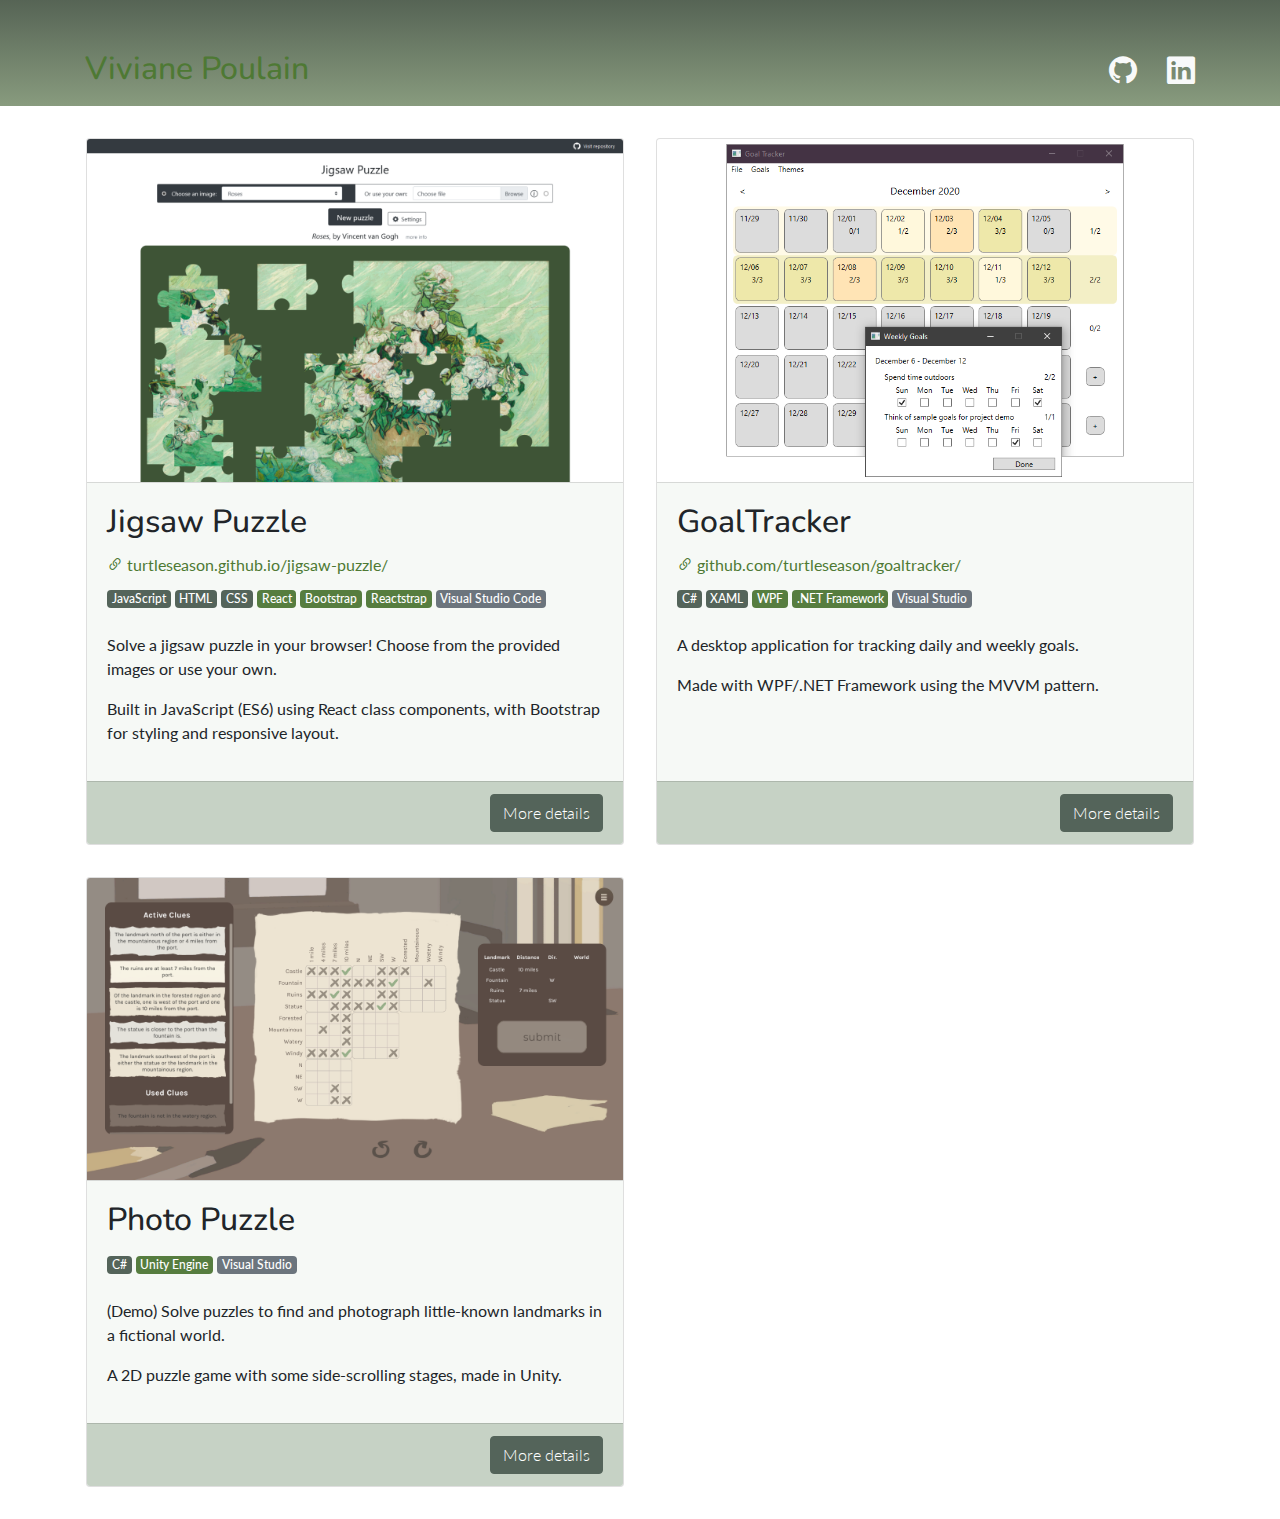
<file: index.html>
<!doctype html>
<html lang="en">
    <head>
        <meta charset="utf-8">
        <meta name="viewport" content="width=device-width, initial-scale=1">
        
        <link rel="preconnect" href="https://fonts.gstatic.com">
        <link rel="stylesheet" href="https://fonts.googleapis.com/css2?family=Lato:wght@300;400&family=Nunito:wght@200&display=swap"> 
        <link rel="stylesheet" href="./css/bootstrap.min.css">
        <link rel="stylesheet" href="./css/bootstrap-icons.css">
        <link rel="stylesheet" href="./css/style.css">
        
        <title>Viviane Poulain</title>
    </head>
    
    <body>
        <header class="container-fluid p-0">
            <div class="container pt-5 pb-3">            
                <div class="row align-items-center">
                    <h1 class="col m-0"><a href="./index.html">Viviane Poulain</a></h1>
                    <a class="col-auto text-light" href="https://github.com/turtleseason/" rel="external noopener">
                        <i class="bi-github" title="Github"></i><span class="sr-only">Github</span>
                    </a>
                    <a class="col-auto text-light" href="https://www.linkedin.com/in/viviane-p-805808151" rel="external noopener">
                        <i class="bi-linkedin" title="LinkedIn"></i><span class="sr-only">LinkedIn</span>
                    </a>
                </div>
            </div>
        </header>

        <main class="container">
            <div class="row row-cols-1 row-cols-md-2 py-3">
                <article class="col p-3">
                    <div class="card h-100">
                        <a href="projects/jigsaw-puzzle.html">
                            <img class="card-img-top" src="img/jigsaw-screenshot.png" alt="Click for Jigsaw Puzzle project details">
                        </a>
                        <div class="card-body">
                            <h2 class="card-title">Jigsaw Puzzle</h2>
                            <p class="mb-2"><a href="https://turtleseason.github.io/jigsaw-puzzle/"><i class="bi-link-45deg mr-1"></i>turtleseason.github.io/jigsaw-puzzle/</a></p>
                            <p class="mb-4">
                                <span class="badge badge-language">JavaScript</span>
                                <span class="badge badge-language">HTML</span>
                                <span class="badge badge-language">CSS</span>
                                <span class="badge badge-framework">React</span>
                                <span class="badge badge-framework">Bootstrap</span>
                                <span class="badge badge-framework">Reactstrap</span>
                                <span class="badge badge-tool">Visual Studio Code</span>
                            </p>
                            <p>Solve a jigsaw puzzle in your browser! Choose from the provided images or use your own.</p>
                            <p>Built in JavaScript (ES6) using React class components, with Bootstrap for styling and responsive layout.</p>
                        </div>
                        <div class="card-footer text-right">
                            <a class="btn btn-dark" href="projects/jigsaw-puzzle.html">More details</a>
                        </div>
                    </div>
                </article>

                <article class="col p-3">
                    <div class="card h-100">
                        <a href="projects/goaltracker.html">
                            <img src="img/goaltracker-screenshot2.png" class="card-img-top" alt="Click for GoalTracker project details">
                        </a>
                        <div class="card-body">
                            <h2 class="card-title">GoalTracker</h2>
                            <p class="mb-2"><a href="https://github.com/turtleseason/goaltracker/" rel="external noopener"><i class="bi-link-45deg mr-1"></i>github.com/turtleseason/goaltracker/</a></p>
                            <p class="mb-4">
                                <span class="badge badge-language">C#</span>
                                <span class="badge badge-language">XAML</span>
                                <span class="badge badge-framework">WPF</span>
                                <span class="badge badge-framework">.NET Framework</span>
                                <span class="badge badge-tool">Visual Studio</span>
                            </p>
                            <p>A desktop application for tracking daily and weekly goals.</p>
                            <p>Made with WPF/.NET Framework using the MVVM pattern.</p>
                        </div>
                        <div class="card-footer text-right">
                            <a class="btn btn-dark" href="projects/goaltracker.html">More details</a>
                        </div>
                    </div>
                </article>

                <article class="col p-3">
                    <div class="card h-100">
                        <a href="projects/photo-puzzle.html">
                            <img src="img/photopuzzle-puzzle.png" width="480px" class="card-img-top" alt="Click for Photo Puzzle project details">
                        </a>
                        <div class="card-body">
                            <h2 class="card-title">Photo Puzzle</h2>
                            <p class="mb-4">
                                <span class="badge badge-language">C#</span>
                                <span class="badge badge-framework">Unity Engine</span>
                                <span class="badge badge-tool">Visual Studio</span>
                            </p>
                            <p>(Demo) Solve puzzles to find and photograph little-known landmarks in a fictional world.</p>
                            <p>A 2D puzzle game with some side-scrolling stages, made in Unity.</p>
                        </div>
                        <div class="card-footer text-right">
                            <a class="btn btn-dark" href="projects/photo-puzzle.html">More details</a>
                        </div>
                    </div>
                </article>
            </div>
        </main>
    </body>
</html>
</file>
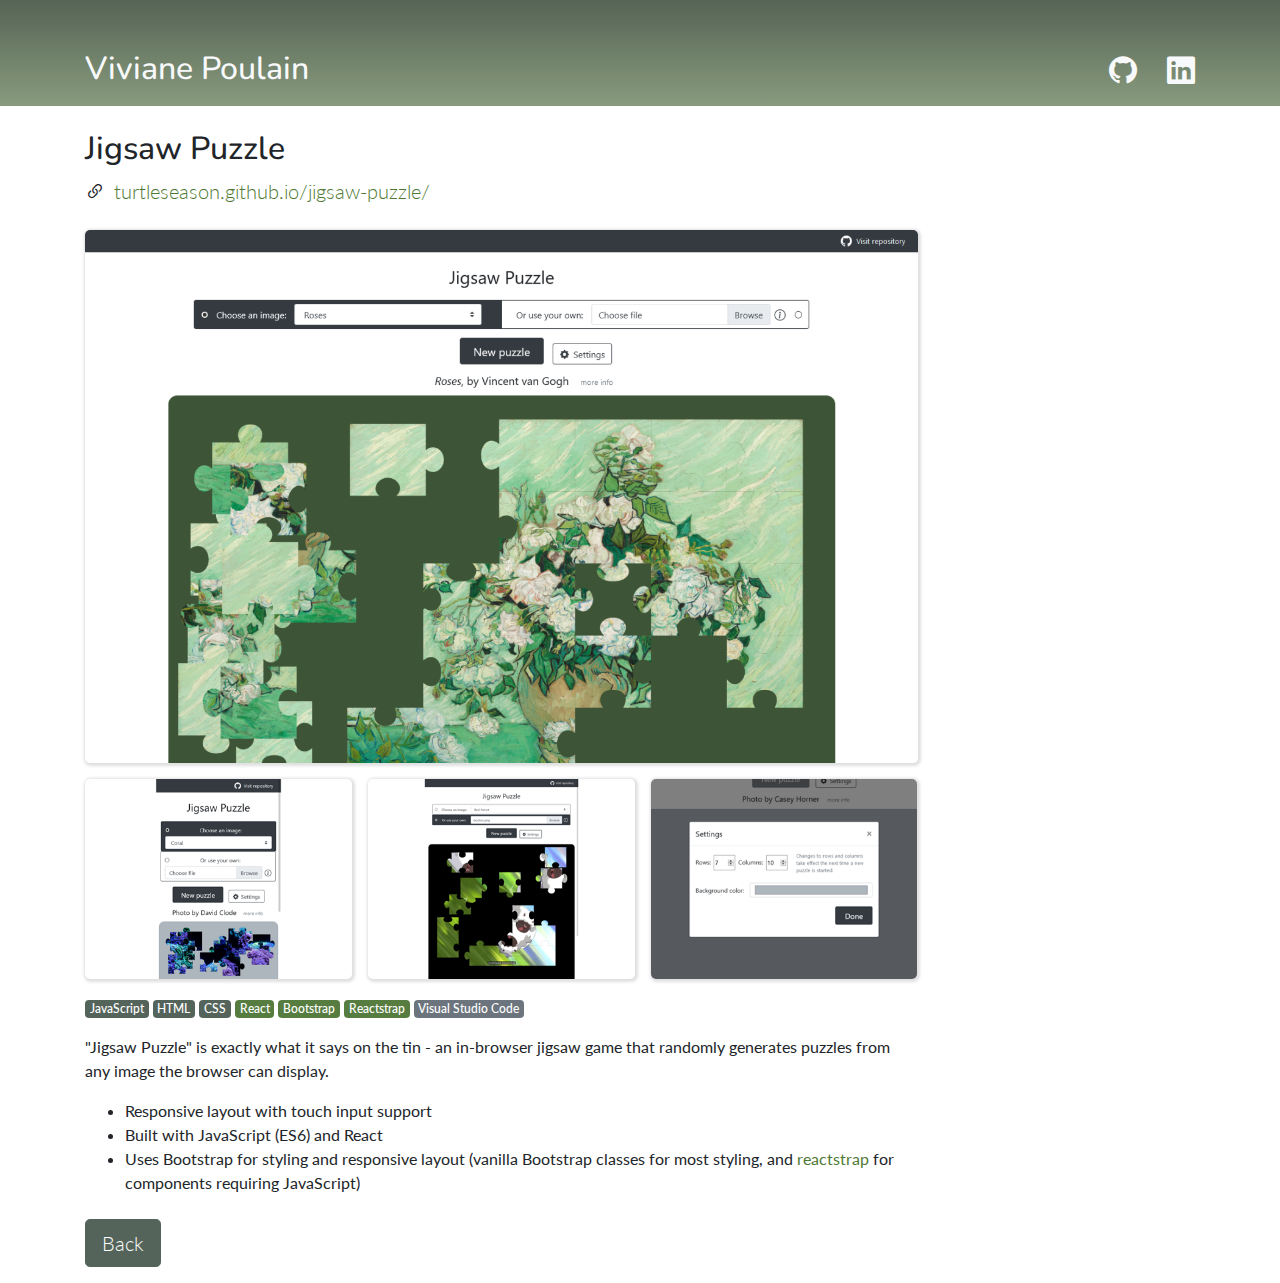
<file: projects/jigsaw-puzzle.html>
<!doctype html>
<html lang="en">
    <head>
        <meta charset="utf-8">
        <meta name="viewport" content="width=device-width, initial-scale=1">
        
        <link rel="preconnect" href="https://fonts.gstatic.com">
        <link rel="stylesheet" href="https://fonts.googleapis.com/css2?family=Lato:wght@300;400&family=Nunito:wght@200&display=swap"> 
        <link rel="stylesheet" href="../css/bootstrap.min.css">
        <link rel="stylesheet" href="../css/bootstrap-icons.css">
        <link rel="stylesheet" href="../css/style.css">
        
        <title>Viviane Poulain | Jigsaw</title>
    </head>
    
    <body>
        <header class="container-fluid p-0">
            <div class="container pt-5 pb-3">            
                <div class="row align-items-center">
                    <h1 class="col text-light m-0">Viviane Poulain</h1>
                    <a class="col-auto text-light" href="https://github.com/turtleseason/" rel="external noopener">
                        <i class="bi-github" title="Github"></i><span class="sr-only">Github</span>
                    </a>
                    <a class="col-auto text-light" href="https://www.linkedin.com/in/viviane-p-805808151" rel="external noopener">
                        <i class="bi-linkedin" title="LinkedIn"></i><span class="sr-only">LinkedIn</span>
                    </a>
                </div>
            </div>
        </header>

        <main class="container mt-4">
            <h2>Jigsaw Puzzle</h2>
            <p class="title-link">
                <i class="bi-link-45deg mr-1"></i>
                <a href="https://turtleseason.github.io/jigsaw-puzzle/">turtleseason.github.io/jigsaw-puzzle/</a>
            </p>
            
            <div class="gallery">
                <div class="col-12 col-xl-9 p-0">
                    <div class="row mx-n2">
                        <div class="col p-2">
                            <a href="../img/jigsaw-screenshot.png">
                                <img class="w-100" src="../img/jigsaw-screenshot.png" alt="Screenshot">
                            </a>
                        </div>
                    </div>
                </div>
                <div class="col-12 col-xl-9 p-0 justify-content-between">
                    <div class="row mx-n2">
                        <div class="col p-2">
                            <a href="../img/jigsaw-mobile.png">
                                <img class="myimg thumbnail w-100" src="../img/jigsaw-mobile-thumb.png" alt="Screenshot at mobile resolution">
                            </a>
                        </div>
                        <div class="col p-2">
                            <a href="../img/jigsaw-tablet.png">
                                <img class="myimg thumbnail w-100" src="../img/jigsaw-tablet-thumb.png" alt="Screenshot at tablet resolution">
                            </a>
                        </div>
                        <div class="col p-2">
                            <a href="../img/jigsaw-settings.png">
                                <img class="myimg thumbnail w-100" src="../img/jigsaw-settings-thumb.png" alt="Screenshot of the settings dialog">
                            </a>
                        </div>
                    </div>
                </div>
            </div>
            
            <div class="col-12 col-xl-9 mt-2 p-0">
                <p>
                    <span class="badge badge-language">JavaScript</span>
                    <span class="badge badge-language">HTML</span>
                    <span class="badge badge-language">CSS</span>
                    <span class="badge badge-framework">React</span>
                    <span class="badge badge-framework">Bootstrap</span>
                    <span class="badge badge-framework">Reactstrap</span>
                    <span class="badge badge-tool">Visual Studio Code</span>
                </p>
                <p>"Jigsaw Puzzle" is exactly what it says on the tin - an in-browser jigsaw game that randomly generates puzzles from any image the browser can display.</p>
                <ul>
                    <li>Responsive layout with touch input support</li>
                    <li>Built with JavaScript (ES6) and React</li>
                    <li>Uses Bootstrap for styling and responsive layout (vanilla Bootstrap classes for most styling, and
                        <a href="https://reactstrap.github.io/" rel="external noopener">reactstrap</a> for components requiring JavaScript)</li>
                </ul>
                <p class="mt-4"><a class="btn btn-lg btn-dark" href="../index.html">Back</a></p>
            </div>
        </main>
    </body>
</html>
</file>
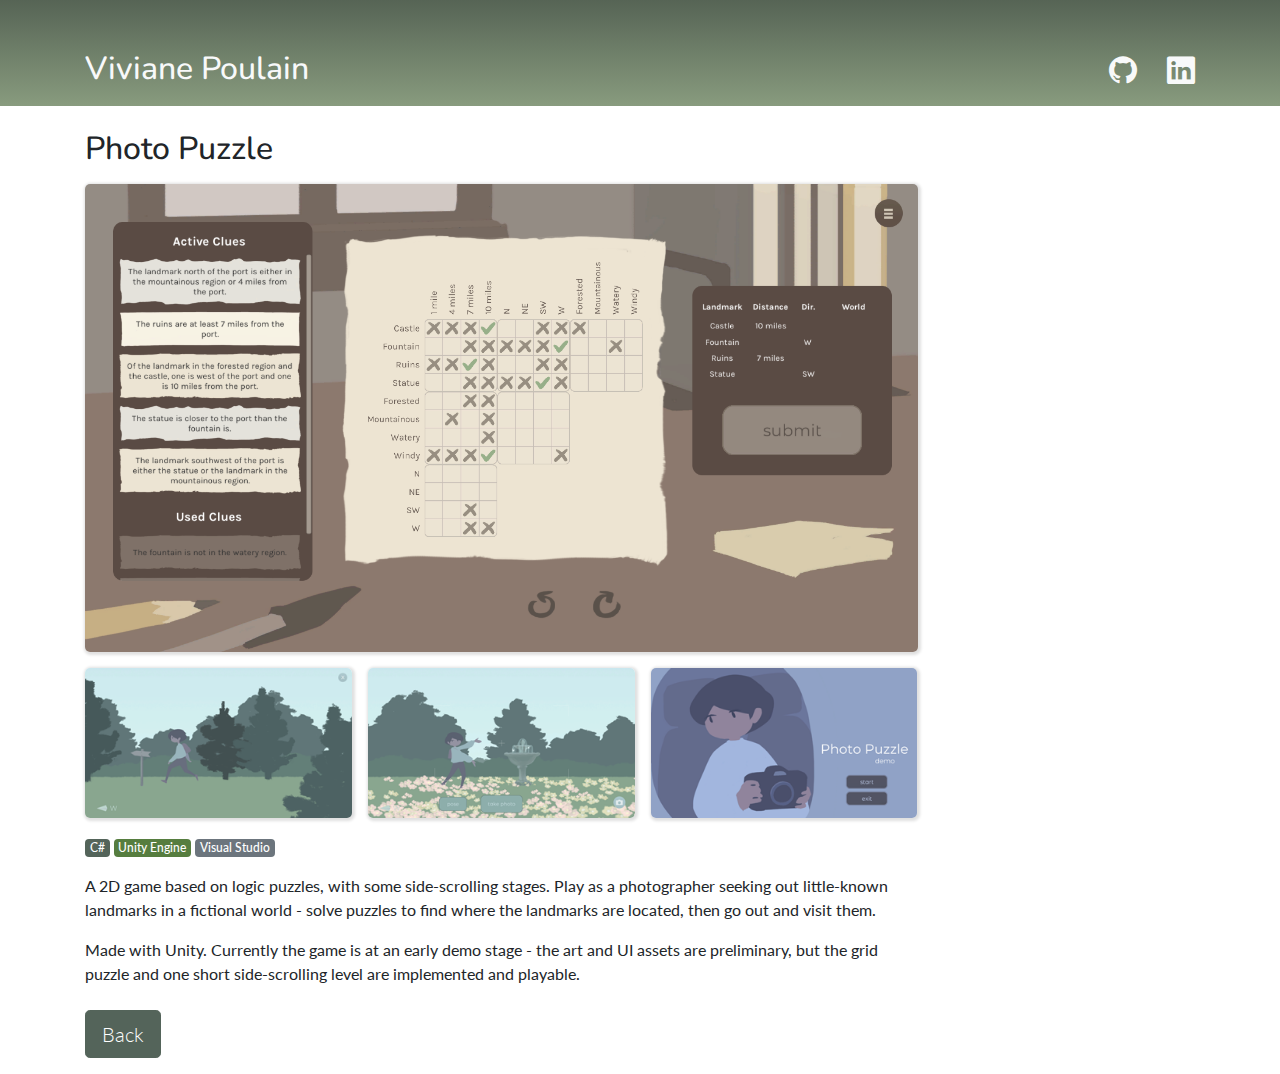
<file: projects/photo-puzzle.html>
<!doctype html>
<html lang="en">
    <head>
        <meta charset="utf-8">
        <meta name="viewport" content="width=device-width, initial-scale=1">
        
        <link rel="preconnect" href="https://fonts.gstatic.com">
        <link rel="stylesheet" href="https://fonts.googleapis.com/css2?family=Lato:wght@300;400&family=Nunito:wght@200&display=swap"> 
        <link rel="stylesheet" href="../css/bootstrap.min.css">
        <link rel="stylesheet" href="../css/bootstrap-icons.css">
        <link rel="stylesheet" href="../css/style.css">
        
        <title>Viviane Poulain | Photo Puzzle</title>
    </head>
    
    <body>
        <header class="container-fluid p-0">
            <div class="container pt-5 pb-3">            
                <div class="row align-items-center">
                    <h1 class="col text-light m-0">Viviane Poulain</h1>
                    <a class="col-auto text-light" href="https://github.com/turtleseason/" rel="external noopener">
                        <i class="bi-github" title="Github"></i><span class="sr-only">Github</span>
                    </a>
                    <a class="col-auto text-light" href="https://www.linkedin.com/in/viviane-p-805808151" rel="external noopener">
                        <i class="bi-linkedin" title="LinkedIn"></i><span class="sr-only">LinkedIn</span>
                    </a>
                </div>
            </div>
        </header>

        <main class="container mt-4">
            <h2>Photo Puzzle</h2>

            <div class="gallery">
                <div class="col-12 col-xl-9 p-0">
                    <div class="row mx-n2">
                        <div class="col p-2">
                            <a href="../img/photopuzzle-puzzle.png">
                                <img class="w-100" src="../img/photopuzzle-puzzle.png" alt="Screenshot of the puzzle grid">
                            </a>
                        </div>
                    </div>
                </div>
                <div class="col-12 col-xl-9 p-0 justify-content-between">
                    <div class="row mx-n2">
                        <div class="col p-2">
                            <a href="../img/photopuzzle-level.png">
                                <img class="myimg thumbnail w-100" src="../img/photopuzzle-level-thumb.png" alt="Screenshot of a side scrolling level">
                            </a>
                        </div>
                        <div class="col p-2">
                            <a href="../img/photopuzzle-takephoto.png">
                                <img class="myimg thumbnail w-100" src="../img/photopuzzle-takephoto-thumb.png" alt="Screenshot of the camera interface">
                            </a>
                        </div>
                        <div class="col p-2">
                            <a href="../img/photopuzzle-title.png">
                                <img class="myimg thumbnail w-100" src="../img/photopuzzle-title-thumb.png" alt="Screenshot of the title screen">
                            </a>
                        </div>
                    </div>
                </div>
            </div>
                        
            <div class="col-12 col-xl-9 p-0 mt-2">
                <p>
                    <span class="badge badge-language">C#</span>
                    <span class="badge badge-framework">Unity Engine</span>
                    <span class="badge badge-tool">Visual Studio</span>
                </p>
                <p>A 2D game based on logic puzzles, with some side-scrolling stages.
                    Play as a photographer seeking out little-known landmarks in a fictional world - solve puzzles to find where the landmarks are located, then go out and visit them.</p>
                <p>Made with Unity. Currently the game is at an early demo stage - the art and UI assets are preliminary, but the grid puzzle and one short side-scrolling level are implemented and playable.</p>
                <p class="mt-4"><a class="btn btn-lg btn-dark" href="../index.html">Back</a></p>
            </div>
        </main>
    </body>
</html>
</file>
<file: css/style.css>
body {
    font-family: 'Lato', sans-serif;
}

header {
    background: linear-gradient(#566455,#889b7e);
}

header i {
    font-size: 1.75rem;
}

h1, h2 {
    font-family: 'Nunito', sans-serif;
    font-size: 2rem;
}

a {
    color: #4e7934;
}

a:hover {
    color: #3a6025;
}

a.text-light:focus, a.text-light:hover {
    color: #cbdad2 !important;
}

.badge {
    font-weight: 500;
}

.badge-language {
    color: #fff;
    background: #54645a;
}

.badge-framework {
    color: #fff;
    background: #567d3f;
}

.badge-tool {
    color: #fff;
    background: #6c757d;
}

.btn-dark {
    background-color: #54645a;
    border-color: #54645a;
    font-weight:300;
}

.btn-dark:hover, .btn-dark:focus {
    background-color: #394038;
    border-color: #394038;
}

.card-body {
    background: #f6f9f6;
    border-top: 1px solid rgba(0, 0, 0, .125);
}

.card-footer {
    background: #c6d2c5;
}

.gallery img {
    box-shadow: 1px 1px 3px 2px rgb(0,0,0,.125);
    border-radius: 5px;
    cursor: zoom-in;
}

.title-link {
    font-size: 1.25rem;
    font-weight: 300;
}

/* Image lightbox */

.overlay {
    position: fixed;
    top: 0;
    left: 0;
    bottom: 0;
    right: 0;
    z-index: 1000;
    pointer-events: none;
}

.overlay.show {
    pointer-events: auto;
}

.overlay-bg {
    position: absolute;
    height: 100%;
    width: 100%;
    background-color: rgb(0, 0, 0);
    background-color: rgba(0, 0, 0, .75);
    opacity: 0;
    transition: opacity .25s linear;
}

.overlay.show .overlay-bg {
    opacity: 1;
}

.lightbox {
    position: absolute;
    display: flex;
    justify-content: center;
    align-items: center;
    height: 100%;
    width: 100%;
}

.lightbox .spinner-border {
    position: absolute;
    display: none;
}

.lightbox.loading .spinner-border {
    display: block;
}

.lightbox figure {
    position: absolute;
    display: flex;
    flex-direction: column;
    justify-content: center;
    align-items: center;
    height: 95%;
    width: 95%;
    margin: 0;
    padding: 2rem;
    opacity: 0;
    transition: opacity .15s linear;
    transition-delay: .05s;  /* fade out */
}

.lightbox figure.show {
    opacity: 1;
    transition-delay: .1s;  /* fade in */
}

@media (min-width: 992px) {
    .lightbox figure {
        width: 80%;
    }
}

@media (min-height: 992px) {
    .lightbox figure {
        height: 80%;
    }
}

.lightbox figcaption {
    height: 1.5rem;
    margin-top: .5rem;
    color: #fff;
}

.lightbox .caption-link {
    color: #c6d2c5;
}

.lightbox .caption-link:hover {
    color: #f6f9f6;
}

.lightbox img {
    max-height: 100%;
    max-height: calc(100% - 2rem);
    max-width: 100%;
    background: #fff;
    box-shadow: 0 0 3px 1px rgba(0, 0, 0, .5);
}
</file>
